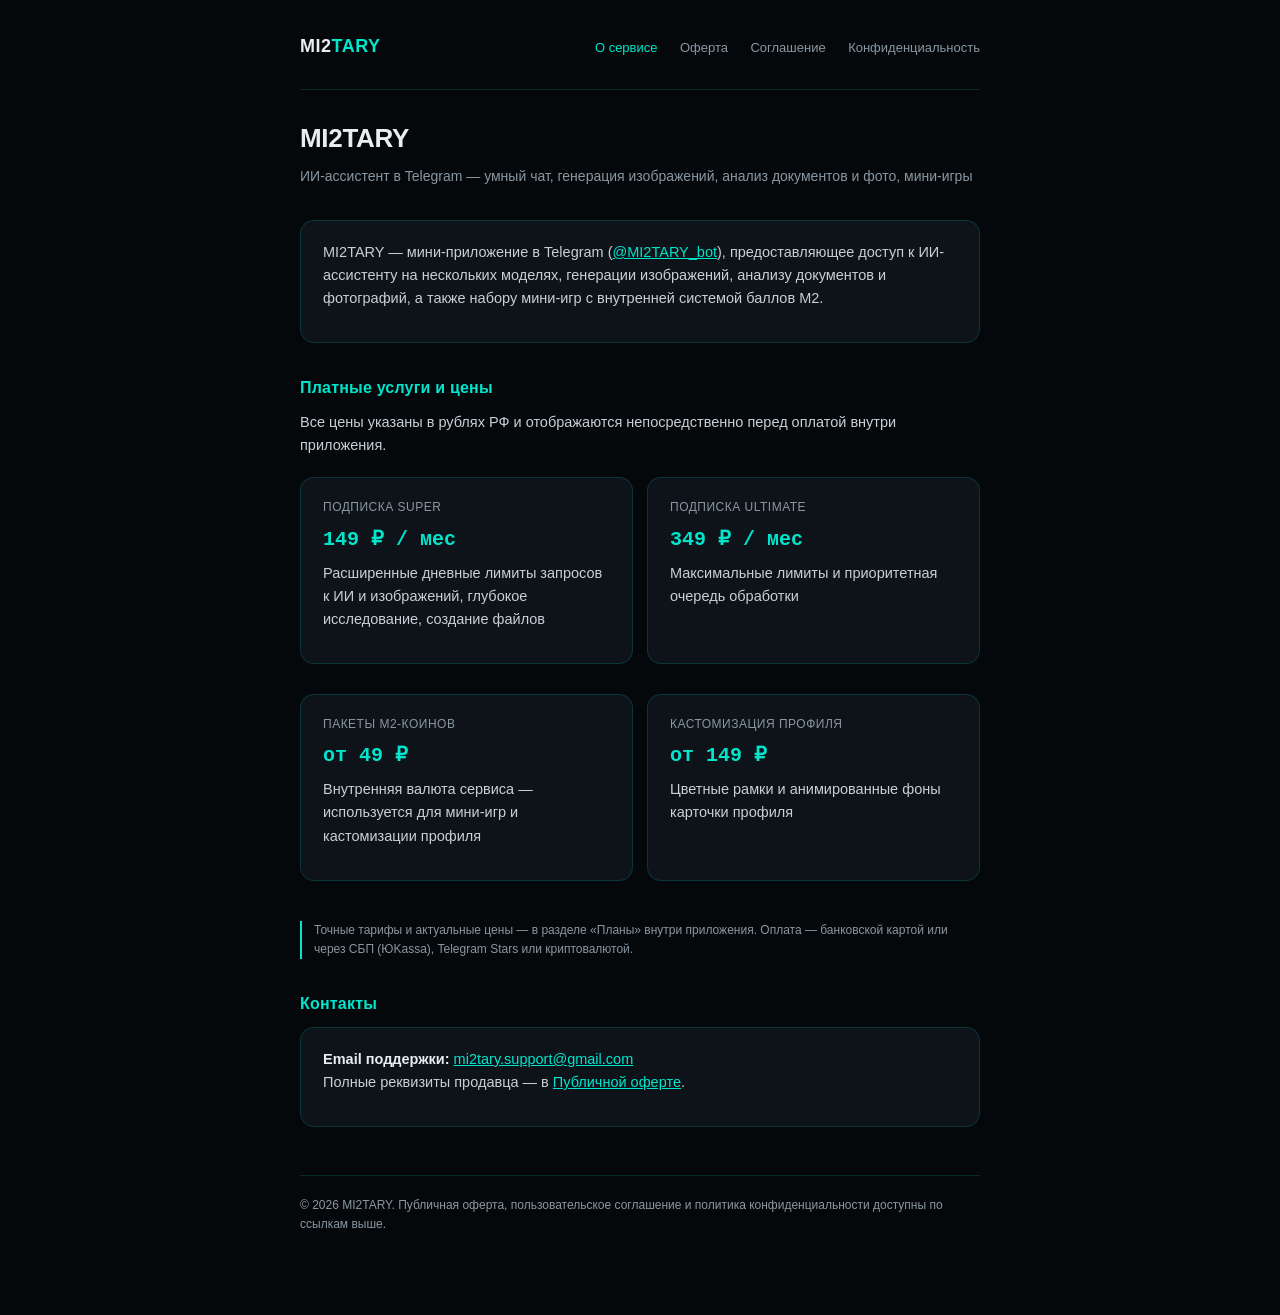
<file: index.html>
<!DOCTYPE html>
<html lang="ru">
<head>
<meta charset="UTF-8">
<meta name="viewport" content="width=device-width, initial-scale=1.0">
<title>MI2TARY — юридическая информация</title>
<link rel="stylesheet" href="style.css">
</head>
<body>
<div class="wrap">
  <header class="site">
    <a href="index.html" class="logo">MI2<span>TARY</span></a>
    <nav class="site">
      <a href="index.html" class="active">О сервисе</a>
      <a href="oferta.html">Оферта</a>
      <a href="terms.html">Соглашение</a>
      <a href="privacy.html">Конфиденциальность</a>
    </nav>
  </header>

  <h1>MI2TARY</h1>
  <div class="subtitle">ИИ-ассистент в Telegram — умный чат, генерация изображений, анализ документов и фото, мини-игры</div>

  <div class="card">
    <p>MI2TARY — мини-приложение в Telegram (<a class="inline" href="https://t.me/MI2TARY_bot" target="_blank">@MI2TARY_bot</a>), предоставляющее доступ к ИИ-ассистенту на нескольких моделях, генерации изображений, анализу документов и фотографий, а также набору мини-игр с внутренней системой баллов M2.</p>
  </div>

  <h2>Платные услуги и цены</h2>
  <p>Все цены указаны в рублях РФ и отображаются непосредственно перед оплатой внутри приложения.</p>
  <div class="grid">
    <div class="card">
      <div class="price-label">Подписка Super</div>
      <div class="price">149 ₽ / мес</div>
      <p style="margin-top:6px;">Расширенные дневные лимиты запросов к ИИ и изображений, глубокое исследование, создание файлов</p>
    </div>
    <div class="card">
      <div class="price-label">Подписка Ultimate</div>
      <div class="price">349 ₽ / мес</div>
      <p style="margin-top:6px;">Максимальные лимиты и приоритетная очередь обработки</p>
    </div>
    <div class="card">
      <div class="price-label">Пакеты M2-коинов</div>
      <div class="price">от 49 ₽</div>
      <p style="margin-top:6px;">Внутренняя валюта сервиса — используется для мини-игр и кастомизации профиля</p>
    </div>
    <div class="card">
      <div class="price-label">Кастомизация профиля</div>
      <div class="price">от 149 ₽</div>
      <p style="margin-top:6px;">Цветные рамки и анимированные фоны карточки профиля</p>
    </div>
  </div>
  <p class="meta-note">Точные тарифы и актуальные цены — в разделе «Планы» внутри приложения. Оплата — банковской картой или через СБП (ЮKassa), Telegram Stars или криптовалютой.</p>

  <h2>Контакты</h2>
  <div class="card">
    <p><strong>Email поддержки:</strong> <a class="inline" href="mailto:mi2tary.support@gmail.com">mi2tary.support@gmail.com</a><br>
    Полные реквизиты продавца — в <a class="inline" href="oferta.html">Публичной оферте</a>.</p>
  </div>

  <div class="footer-note">© 2026 MI2TARY. Публичная оферта, пользовательское соглашение и политика конфиденциальности доступны по ссылкам выше.</div>
</div>
</body>
</html>
</file>
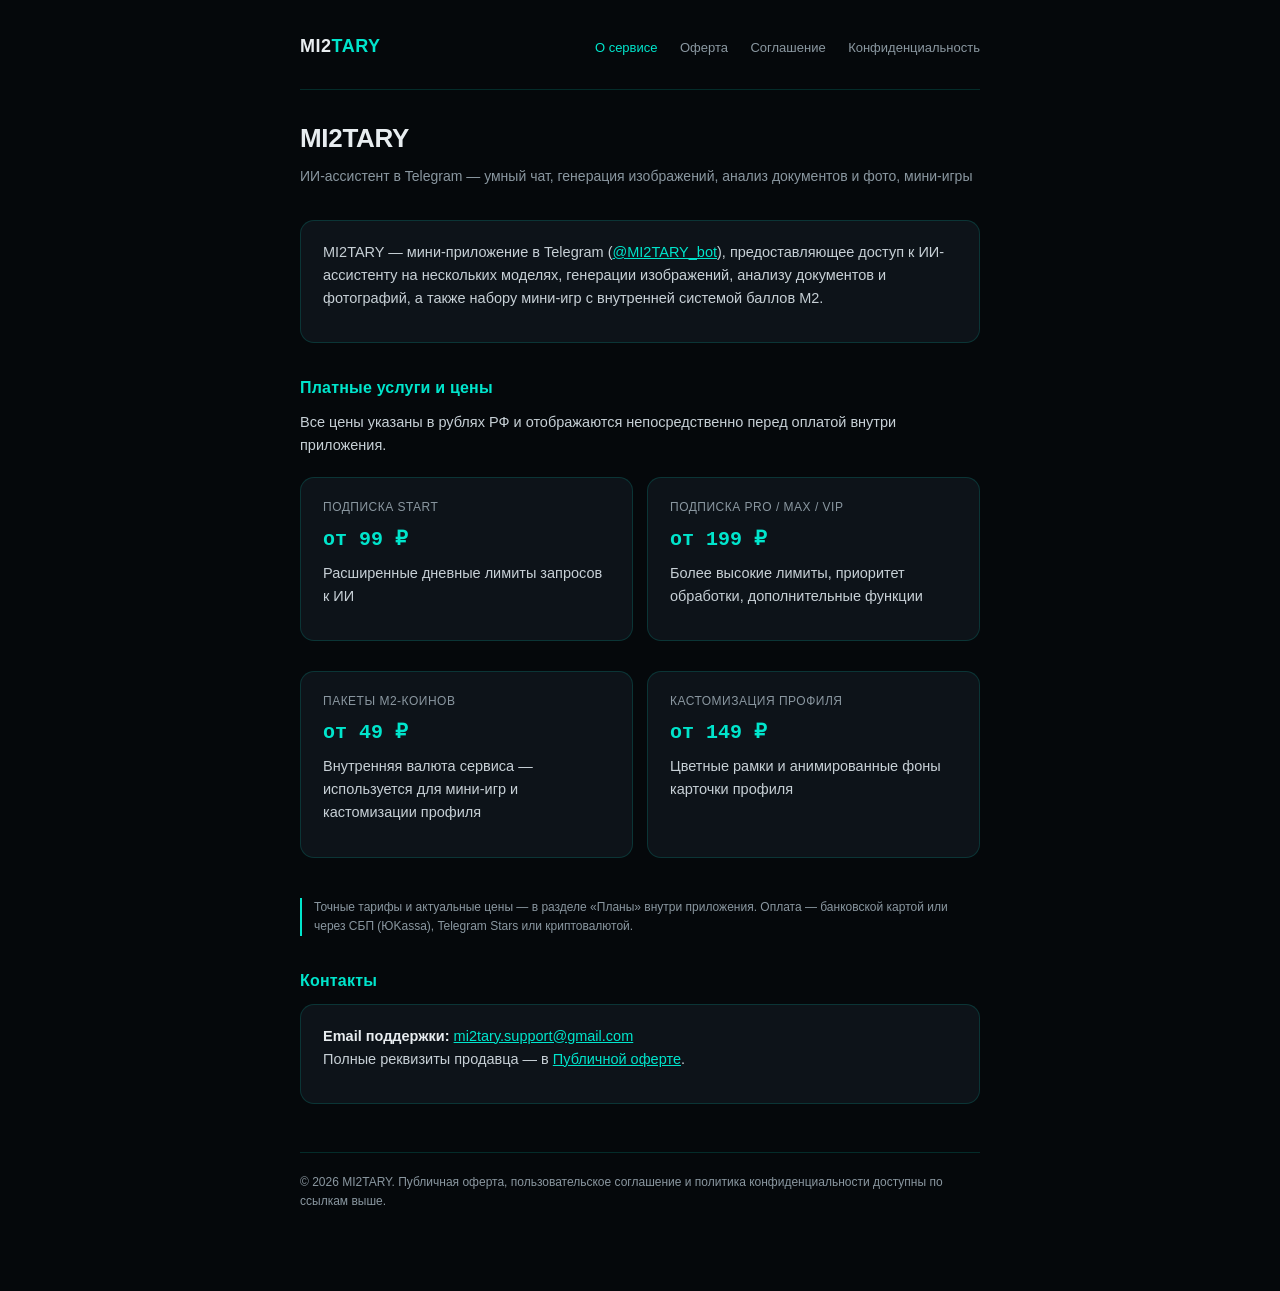
<file: index 2.html>
<!DOCTYPE html>
<html lang="ru">
<head>
<meta charset="UTF-8">
<meta name="viewport" content="width=device-width, initial-scale=1.0">
<title>MI2TARY — юридическая информация</title>
<link rel="stylesheet" href="style.css">
</head>
<body>
<div class="wrap">
  <header class="site">
    <a href="index.html" class="logo">MI2<span>TARY</span></a>
    <nav class="site">
      <a href="index.html" class="active">О сервисе</a>
      <a href="oferta.html">Оферта</a>
      <a href="terms.html">Соглашение</a>
      <a href="privacy.html">Конфиденциальность</a>
    </nav>
  </header>

  <h1>MI2TARY</h1>
  <div class="subtitle">ИИ-ассистент в Telegram — умный чат, генерация изображений, анализ документов и фото, мини-игры</div>

  <div class="card">
    <p>MI2TARY — мини-приложение в Telegram (<a class="inline" href="https://t.me/MI2TARY_bot" target="_blank">@MI2TARY_bot</a>), предоставляющее доступ к ИИ-ассистенту на нескольких моделях, генерации изображений, анализу документов и фотографий, а также набору мини-игр с внутренней системой баллов M2.</p>
  </div>

  <h2>Платные услуги и цены</h2>
  <p>Все цены указаны в рублях РФ и отображаются непосредственно перед оплатой внутри приложения.</p>
  <div class="grid">
    <div class="card">
      <div class="price-label">Подписка Start</div>
      <div class="price">от 99 ₽</div>
      <p style="margin-top:6px;">Расширенные дневные лимиты запросов к ИИ</p>
    </div>
    <div class="card">
      <div class="price-label">Подписка Pro / Max / VIP</div>
      <div class="price">от 199 ₽</div>
      <p style="margin-top:6px;">Более высокие лимиты, приоритет обработки, дополнительные функции</p>
    </div>
    <div class="card">
      <div class="price-label">Пакеты M2-коинов</div>
      <div class="price">от 49 ₽</div>
      <p style="margin-top:6px;">Внутренняя валюта сервиса — используется для мини-игр и кастомизации профиля</p>
    </div>
    <div class="card">
      <div class="price-label">Кастомизация профиля</div>
      <div class="price">от 149 ₽</div>
      <p style="margin-top:6px;">Цветные рамки и анимированные фоны карточки профиля</p>
    </div>
  </div>
  <p class="meta-note">Точные тарифы и актуальные цены — в разделе «Планы» внутри приложения. Оплата — банковской картой или через СБП (ЮKassa), Telegram Stars или криптовалютой.</p>

  <h2>Контакты</h2>
  <div class="card">
    <p><strong>Email поддержки:</strong> <a class="inline" href="mailto:mi2tary.support@gmail.com">mi2tary.support@gmail.com</a><br>
    Полные реквизиты продавца — в <a class="inline" href="oferta.html">Публичной оферте</a>.</p>
  </div>

  <div class="footer-note">© 2026 MI2TARY. Публичная оферта, пользовательское соглашение и политика конфиденциальности доступны по ссылкам выше.</div>
</div>
</body>
</html>
</file>
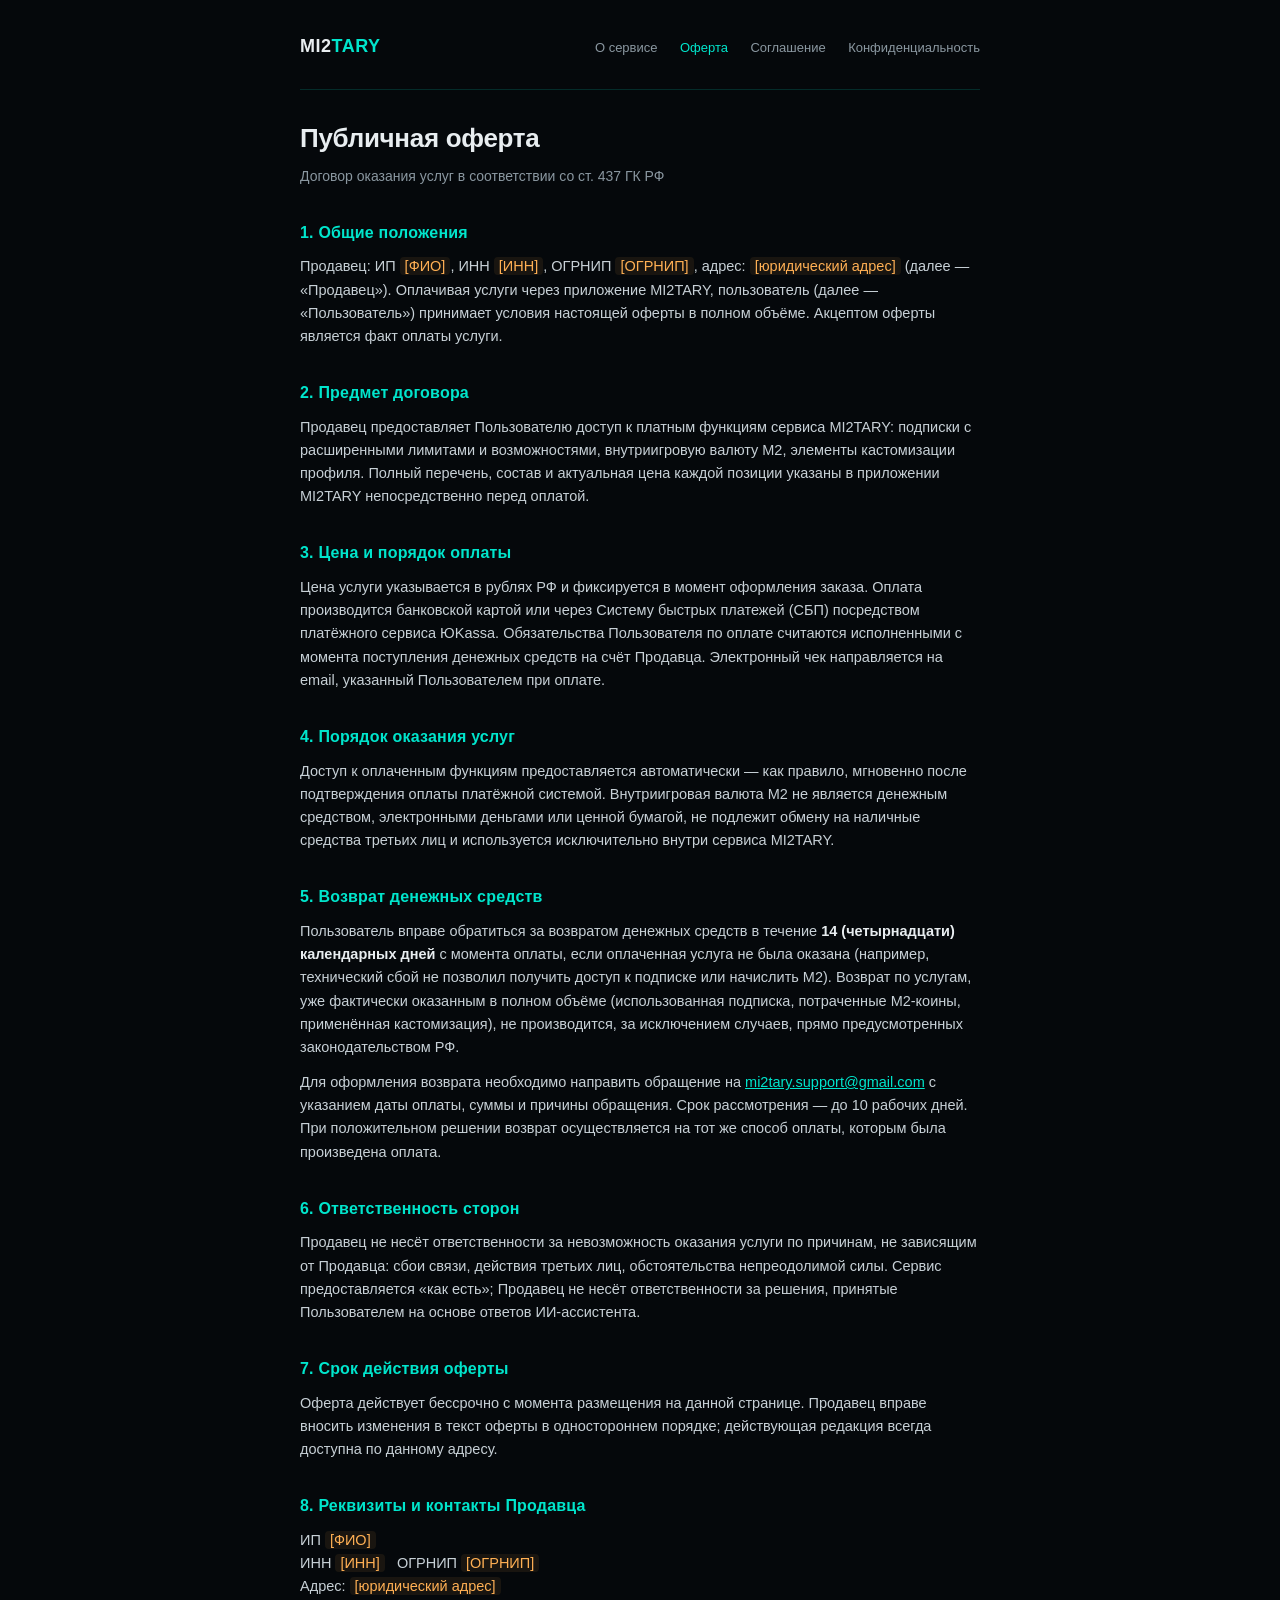
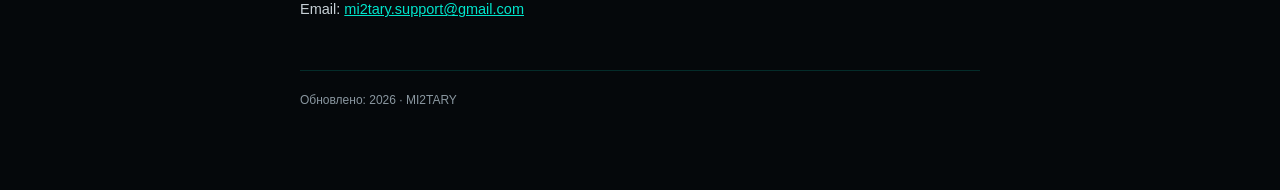
<file: oferta.html>
<!DOCTYPE html>
<html lang="ru">
<head>
<meta charset="UTF-8">
<meta name="viewport" content="width=device-width, initial-scale=1.0">
<title>Публичная оферта — MI2TARY</title>
<link rel="stylesheet" href="style.css">
</head>
<body>
<div class="wrap">
  <header class="site">
    <a href="index.html" class="logo">MI2<span>TARY</span></a>
    <nav class="site">
      <a href="index.html">О сервисе</a>
      <a href="oferta.html" class="active">Оферта</a>
      <a href="terms.html">Соглашение</a>
      <a href="privacy.html">Конфиденциальность</a>
    </nav>
  </header>

  <h1>Публичная оферта</h1>
  <div class="subtitle">Договор оказания услуг в соответствии со ст. 437 ГК РФ</div>

  <h2>1. Общие положения</h2>
  <p>Продавец: ИП <span class="placeholder">[ФИО]</span>, ИНН <span class="placeholder">[ИНН]</span>, ОГРНИП <span class="placeholder">[ОГРНИП]</span>, адрес: <span class="placeholder">[юридический адрес]</span> (далее — «Продавец»). Оплачивая услуги через приложение MI2TARY, пользователь (далее — «Пользователь») принимает условия настоящей оферты в полном объёме. Акцептом оферты является факт оплаты услуги.</p>

  <h2>2. Предмет договора</h2>
  <p>Продавец предоставляет Пользователю доступ к платным функциям сервиса MI2TARY: подписки с расширенными лимитами и возможностями, внутриигровую валюту M2, элементы кастомизации профиля. Полный перечень, состав и актуальная цена каждой позиции указаны в приложении MI2TARY непосредственно перед оплатой.</p>

  <h2>3. Цена и порядок оплаты</h2>
  <p>Цена услуги указывается в рублях РФ и фиксируется в момент оформления заказа. Оплата производится банковской картой или через Систему быстрых платежей (СБП) посредством платёжного сервиса ЮKassa. Обязательства Пользователя по оплате считаются исполненными с момента поступления денежных средств на счёт Продавца. Электронный чек направляется на email, указанный Пользователем при оплате.</p>

  <h2>4. Порядок оказания услуг</h2>
  <p>Доступ к оплаченным функциям предоставляется автоматически — как правило, мгновенно после подтверждения оплаты платёжной системой. Внутриигровая валюта M2 не является денежным средством, электронными деньгами или ценной бумагой, не подлежит обмену на наличные средства третьих лиц и используется исключительно внутри сервиса MI2TARY.</p>

  <h2>5. Возврат денежных средств</h2>
  <p>Пользователь вправе обратиться за возвратом денежных средств в течение <strong>14 (четырнадцати) календарных дней</strong> с момента оплаты, если оплаченная услуга не была оказана (например, технический сбой не позволил получить доступ к подписке или начислить M2). Возврат по услугам, уже фактически оказанным в полном объёме (использованная подписка, потраченные M2-коины, применённая кастомизация), не производится, за исключением случаев, прямо предусмотренных законодательством РФ.</p>
  <p>Для оформления возврата необходимо направить обращение на <a class="inline" href="mailto:mi2tary.support@gmail.com">mi2tary.support@gmail.com</a> с указанием даты оплаты, суммы и причины обращения. Срок рассмотрения — до 10 рабочих дней. При положительном решении возврат осуществляется на тот же способ оплаты, которым была произведена оплата.</p>

  <h2>6. Ответственность сторон</h2>
  <p>Продавец не несёт ответственности за невозможность оказания услуги по причинам, не зависящим от Продавца: сбои связи, действия третьих лиц, обстоятельства непреодолимой силы. Сервис предоставляется «как есть»; Продавец не несёт ответственности за решения, принятые Пользователем на основе ответов ИИ-ассистента.</p>

  <h2>7. Срок действия оферты</h2>
  <p>Оферта действует бессрочно с момента размещения на данной странице. Продавец вправе вносить изменения в текст оферты в одностороннем порядке; действующая редакция всегда доступна по данному адресу.</p>

  <h2>8. Реквизиты и контакты Продавца</h2>
  <p>ИП <span class="placeholder">[ФИО]</span><br>
  ИНН <span class="placeholder">[ИНН]</span> &nbsp; ОГРНИП <span class="placeholder">[ОГРНИП]</span><br>
  Адрес: <span class="placeholder">[юридический адрес]</span><br>
  Email: <a class="inline" href="mailto:mi2tary.support@gmail.com">mi2tary.support@gmail.com</a></p>

  <div class="footer-note">Обновлено: 2026 · MI2TARY</div>
</div>
</body>
</html>
</file>
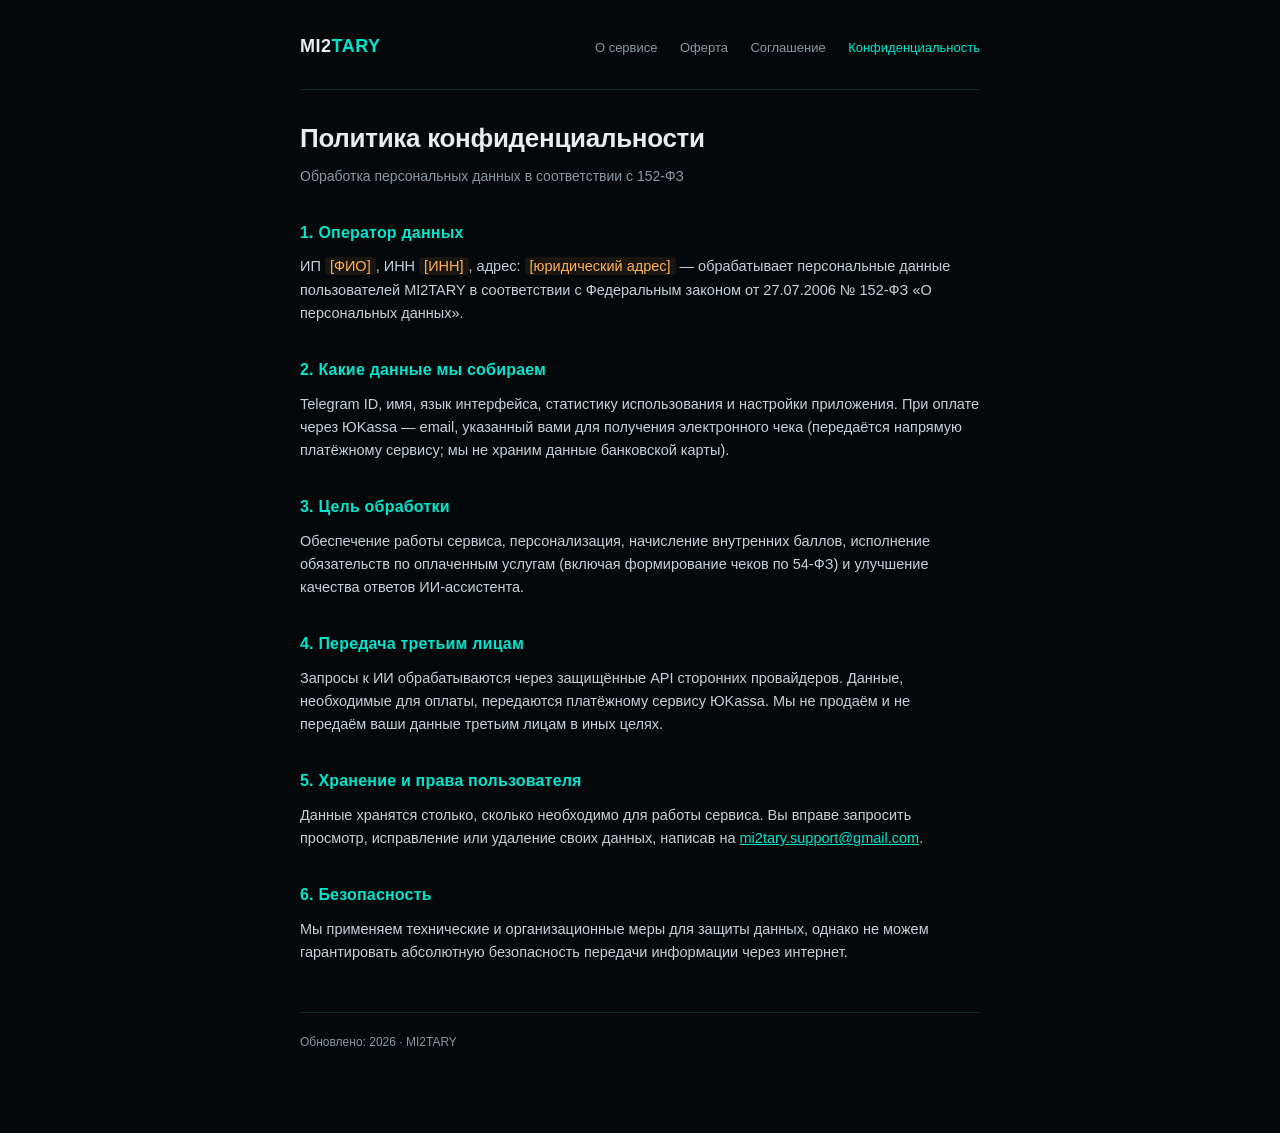
<file: privacy.html>
<!DOCTYPE html>
<html lang="ru">
<head>
<meta charset="UTF-8">
<meta name="viewport" content="width=device-width, initial-scale=1.0">
<title>Политика конфиденциальности — MI2TARY</title>
<link rel="stylesheet" href="style.css">
</head>
<body>
<div class="wrap">
  <header class="site">
    <a href="index.html" class="logo">MI2<span>TARY</span></a>
    <nav class="site">
      <a href="index.html">О сервисе</a>
      <a href="oferta.html">Оферта</a>
      <a href="terms.html">Соглашение</a>
      <a href="privacy.html" class="active">Конфиденциальность</a>
    </nav>
  </header>

  <h1>Политика конфиденциальности</h1>
  <div class="subtitle">Обработка персональных данных в соответствии с 152-ФЗ</div>

  <h2>1. Оператор данных</h2>
  <p>ИП <span class="placeholder">[ФИО]</span>, ИНН <span class="placeholder">[ИНН]</span>, адрес: <span class="placeholder">[юридический адрес]</span> — обрабатывает персональные данные пользователей MI2TARY в соответствии с Федеральным законом от 27.07.2006 № 152-ФЗ «О персональных данных».</p>

  <h2>2. Какие данные мы собираем</h2>
  <p>Telegram ID, имя, язык интерфейса, статистику использования и настройки приложения. При оплате через ЮKassa — email, указанный вами для получения электронного чека (передаётся напрямую платёжному сервису; мы не храним данные банковской карты).</p>

  <h2>3. Цель обработки</h2>
  <p>Обеспечение работы сервиса, персонализация, начисление внутренних баллов, исполнение обязательств по оплаченным услугам (включая формирование чеков по 54-ФЗ) и улучшение качества ответов ИИ-ассистента.</p>

  <h2>4. Передача третьим лицам</h2>
  <p>Запросы к ИИ обрабатываются через защищённые API сторонних провайдеров. Данные, необходимые для оплаты, передаются платёжному сервису ЮKassa. Мы не продаём и не передаём ваши данные третьим лицам в иных целях.</p>

  <h2>5. Хранение и права пользователя</h2>
  <p>Данные хранятся столько, сколько необходимо для работы сервиса. Вы вправе запросить просмотр, исправление или удаление своих данных, написав на <a class="inline" href="mailto:mi2tary.support@gmail.com">mi2tary.support@gmail.com</a>.</p>

  <h2>6. Безопасность</h2>
  <p>Мы применяем технические и организационные меры для защиты данных, однако не можем гарантировать абсолютную безопасность передачи информации через интернет.</p>

  <div class="footer-note">Обновлено: 2026 · MI2TARY</div>
</div>
</body>
</html>
</file>
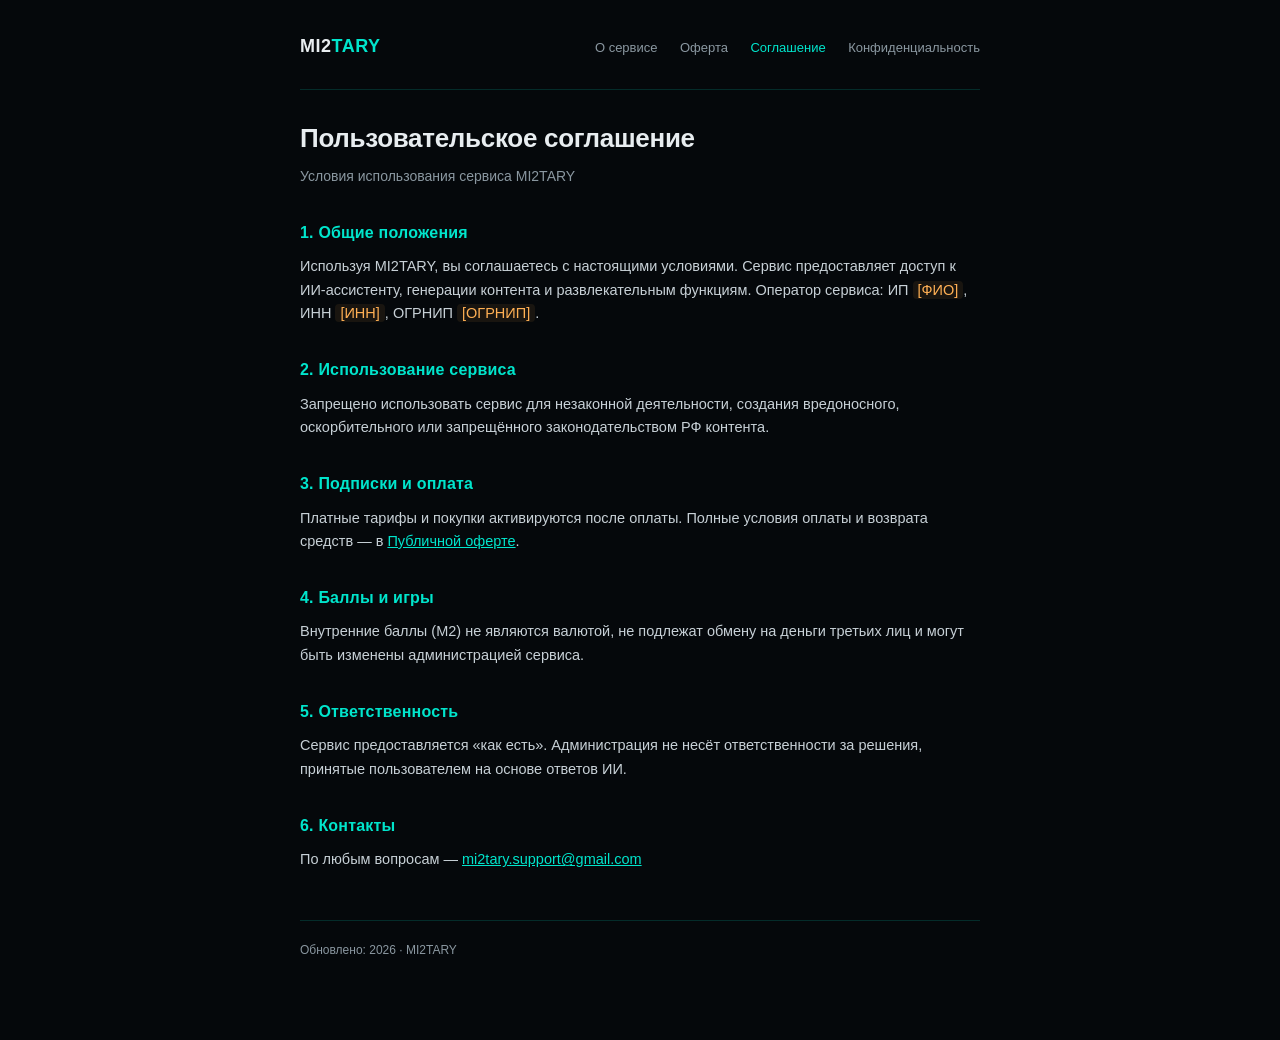
<file: terms.html>
<!DOCTYPE html>
<html lang="ru">
<head>
<meta charset="UTF-8">
<meta name="viewport" content="width=device-width, initial-scale=1.0">
<title>Пользовательское соглашение — MI2TARY</title>
<link rel="stylesheet" href="style.css">
</head>
<body>
<div class="wrap">
  <header class="site">
    <a href="index.html" class="logo">MI2<span>TARY</span></a>
    <nav class="site">
      <a href="index.html">О сервисе</a>
      <a href="oferta.html">Оферта</a>
      <a href="terms.html" class="active">Соглашение</a>
      <a href="privacy.html">Конфиденциальность</a>
    </nav>
  </header>

  <h1>Пользовательское соглашение</h1>
  <div class="subtitle">Условия использования сервиса MI2TARY</div>

  <h2>1. Общие положения</h2>
  <p>Используя MI2TARY, вы соглашаетесь с настоящими условиями. Сервис предоставляет доступ к ИИ-ассистенту, генерации контента и развлекательным функциям. Оператор сервиса: ИП <span class="placeholder">[ФИО]</span>, ИНН <span class="placeholder">[ИНН]</span>, ОГРНИП <span class="placeholder">[ОГРНИП]</span>.</p>

  <h2>2. Использование сервиса</h2>
  <p>Запрещено использовать сервис для незаконной деятельности, создания вредоносного, оскорбительного или запрещённого законодательством РФ контента.</p>

  <h2>3. Подписки и оплата</h2>
  <p>Платные тарифы и покупки активируются после оплаты. Полные условия оплаты и возврата средств — в <a class="inline" href="oferta.html">Публичной оферте</a>.</p>

  <h2>4. Баллы и игры</h2>
  <p>Внутренние баллы (M2) не являются валютой, не подлежат обмену на деньги третьих лиц и могут быть изменены администрацией сервиса.</p>

  <h2>5. Ответственность</h2>
  <p>Сервис предоставляется «как есть». Администрация не несёт ответственности за решения, принятые пользователем на основе ответов ИИ.</p>

  <h2>6. Контакты</h2>
  <p>По любым вопросам — <a class="inline" href="mailto:mi2tary.support@gmail.com">mi2tary.support@gmail.com</a></p>

  <div class="footer-note">Обновлено: 2026 · MI2TARY</div>
</div>
</body>
</html>
</file>
<file: style.css>
:root {
  --bg: #05080b;
  --panel: #0d1319;
  --border: rgba(0, 229, 204, 0.16);
  --text: #e8edf0;
  --muted: #8a97a0;
  --accent: #00e5cc;
}

* { box-sizing: border-box; }

body {
  margin: 0;
  background: var(--bg);
  color: var(--text);
  font-family: -apple-system, BlinkMacSystemFont, "Segoe UI", Roboto, sans-serif;
  line-height: 1.6;
  -webkit-font-smoothing: antialiased;
}

.wrap {
  max-width: 720px;
  margin: 0 auto;
  padding: 32px 20px 80px;
}

header.site {
  display: flex;
  align-items: center;
  justify-content: space-between;
  padding-bottom: 28px;
  margin-bottom: 28px;
  border-bottom: 1px solid var(--border);
}

.logo {
  font-weight: 700;
  font-size: 18px;
  letter-spacing: 0.5px;
  color: var(--text);
  text-decoration: none;
}
.logo span { color: var(--accent); }

nav.site a {
  color: var(--muted);
  text-decoration: none;
  font-size: 13px;
  margin-left: 18px;
}
nav.site a:hover, nav.site a.active { color: var(--accent); }

h1 {
  font-size: 26px;
  margin: 0 0 6px;
  letter-spacing: -0.3px;
}
.subtitle { color: var(--muted); font-size: 14px; margin-bottom: 32px; }

h2 {
  font-size: 16px;
  color: var(--accent);
  margin: 32px 0 10px;
  letter-spacing: 0.2px;
}

p { color: #c7d0d6; font-size: 14.5px; margin: 0 0 12px; }
strong { color: var(--text); }

.card {
  background: var(--panel);
  border: 1px solid var(--border);
  border-radius: 14px;
  padding: 20px 22px;
  margin-bottom: 16px;
}

.grid {
  display: grid;
  grid-template-columns: 1fr 1fr;
  gap: 14px;
  margin: 20px 0 8px;
}
@media (max-width: 480px) { .grid { grid-template-columns: 1fr; } }

.price { font-family: 'Courier New', monospace; color: var(--accent); font-size: 20px; font-weight: 700; }
.price-label { color: var(--muted); font-size: 12px; text-transform: uppercase; letter-spacing: 0.5px; margin-bottom: 6px; }

.meta-note {
  font-size: 12px;
  color: var(--muted);
  border-left: 2px solid var(--accent);
  padding-left: 12px;
  margin: 24px 0;
}

.footer-note {
  margin-top: 48px;
  padding-top: 20px;
  border-top: 1px solid var(--border);
  color: var(--muted);
  font-size: 12px;
}

a.inline { color: var(--accent); }

.placeholder { color: #ffb054; background: rgba(255,176,84,0.08); padding: 1px 5px; border-radius: 4px; }
</file>
